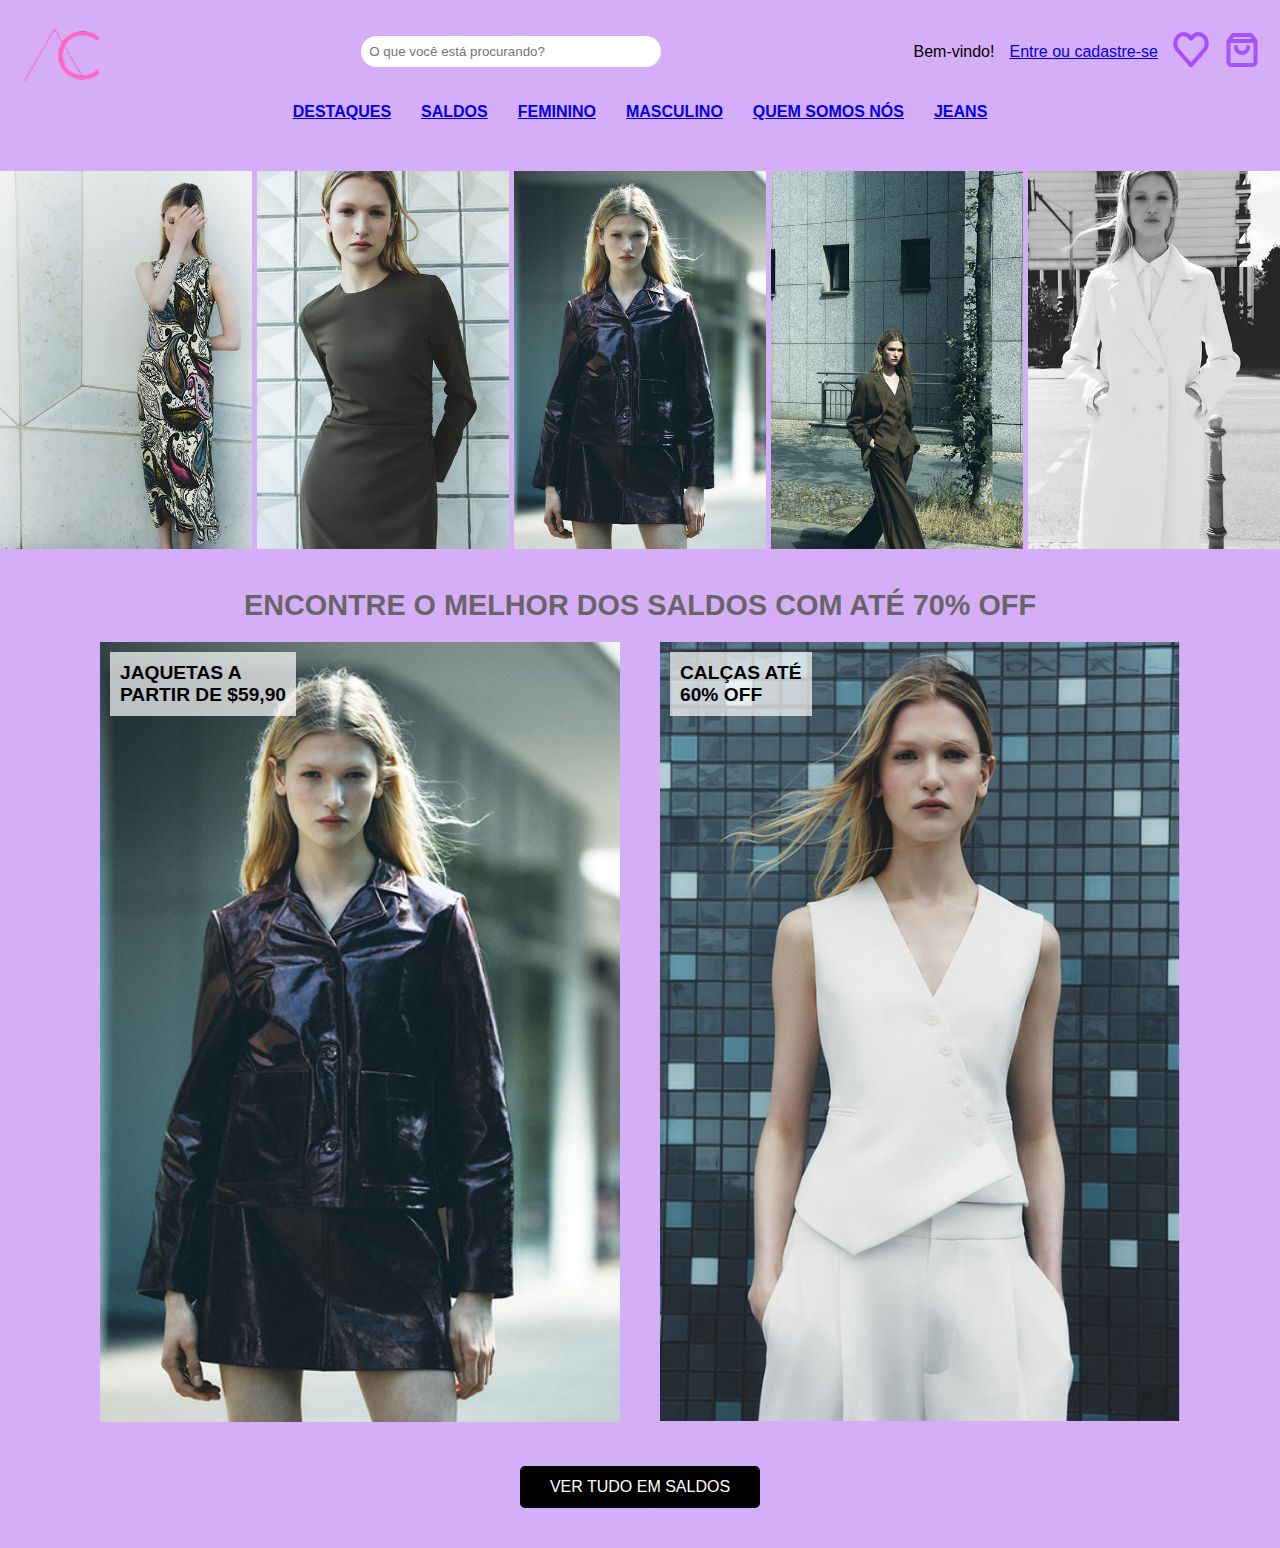
<file: index.html>
<!DOCTYPE html>
<html lang="pt-br">
<head>
    <meta charset="UTF-8">
    <meta name="viewport" content="width=device-width, initial-scale=1.0">
    <title>Moda Feminina - Saldo</title>
    <link rel="stylesheet" href="style.css">
</head>
<body>
    <header>
        <div class="top-bar">
            <img src="Sem_título-removebg-preview 1.png" alt="logo">
            <input type="text" placeholder="O que você está procurando?">
            <div class="user-links">
                <span>Bem-vindo!</span>
                <a href="#">Entre ou cadastre-se</a>
                <a href="#"><img src="Heart.png" alt=""></a>
                <a href="#"><img src="Shopping bag.png" alt=""></a>
            </div>
        </div>
        <nav>
            <a href="#">DESTAQUES</a>
            <a href="#">SALDOS</a>
            <a href="#">FEMININO</a>
            <a href="#">MASCULINO</a>
            <a href="#">QUEM SOMOS NÓS</a>
            <a href="#">JEANS</a>
        </nav>
    </header>

    <section class="banner-grid">
        <img src="03669015330-p 1.png" alt="Banner 1">
        <img src="04333242507-p 1.png" alt="Banner 2">
        <img src="05479950681-p 1.png" alt="Banner 3">
        <img src="03736912533-p 1.png" alt="Banner 4">
        <img src="03378806250-a2 1.png" alt="Banner 5">
    </section>

    <section class="promo-message">
        <h2>ENCONTRE O MELHOR DOS SALDOS COM ATÉ 70% OFF</h2>
    </section>

    <section class="promo-grid">
        <div class="promo-card">
            <img src="05479950681-p 1.png" alt="Jaquetas">
            <h3>JAQUETAS A <br> PARTIR DE $59,90</h3>
        </div>
        <div class="promo-card">
            <img src="03811047712-p 1.png" alt="Calças">
            <h3>CALÇAS ATÉ <br> 60% OFF</h3>
        </div>
    </section>

    <div class="cta-button">
        <button>VER TUDO EM SALDOS</button>
    </div>
</body>
</html>
</file>
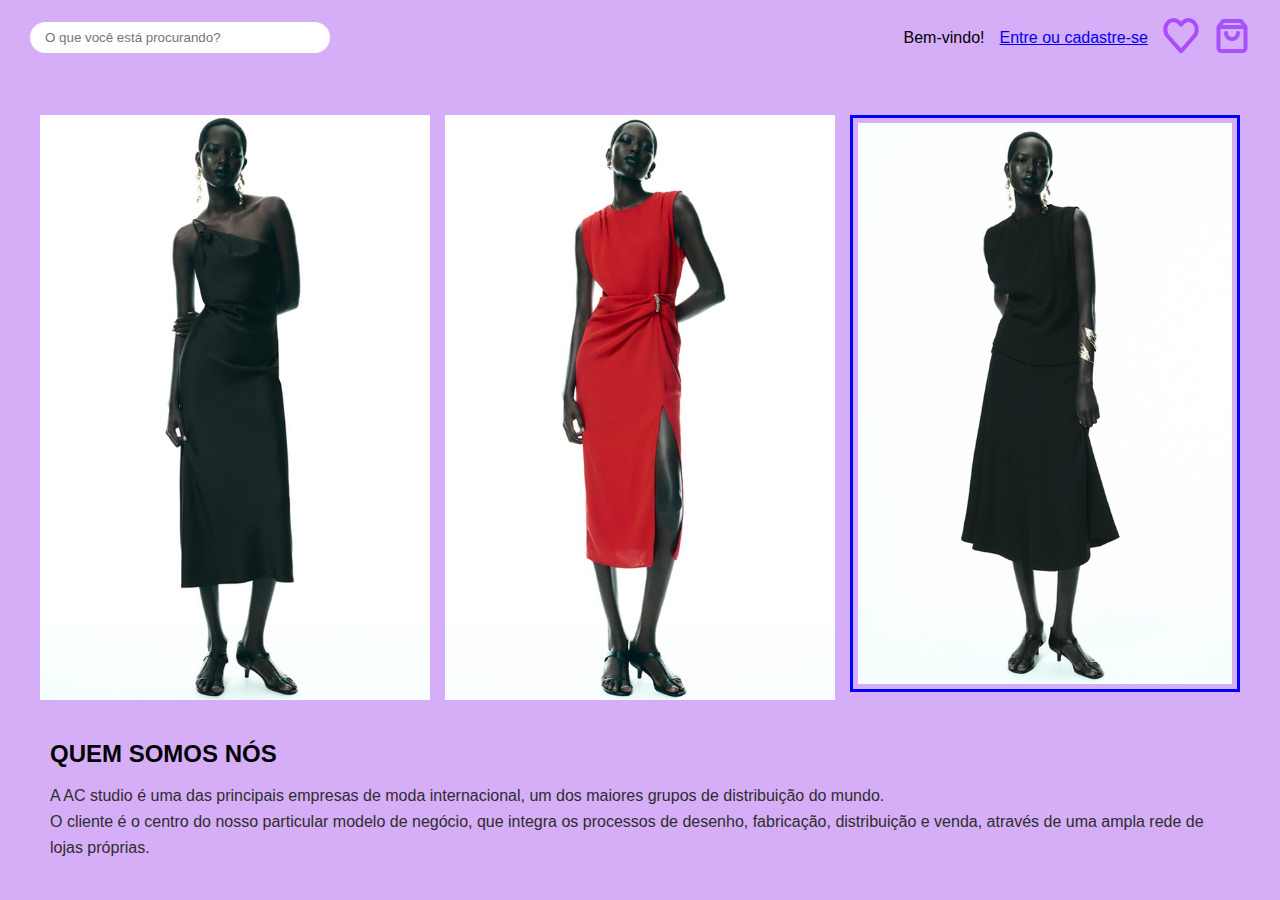
<file: index2.html>
<!DOCTYPE html>
<html lang="pt-br">
<head>
    <meta charset="UTF-8">
    <meta name="viewport" content="width=device-width, initial-scale=1.0">
    <title>Quem Somos Nós</title>
    <link rel="stylesheet" href="style2.css">
</head>
<body>

    <header class="top-bar">
        <input type="text" placeholder="O que você está procurando?">
        <div class="user-info">
            <span>Bem-vindo!</span>
            <a href="#">Entre ou cadastre-se</a>
                <a href="#"><img src="Heart.png" alt=""></a>
                <a href="#"><img src="Shopping bag.png" alt=""></a>
        </div>
    </header>

    <section class="quem-somos">
        <div class="image-grid">
            <img src="07746599800-p 1.png" alt="Modelo 1">
            <img src="03897100600-p 1.png" alt="Modelo 2">
            <div class="highlight-border">
                <img src="02237172800-p 1.png" alt="Modelo 3">
            </div>
        </div>

        <div class="description">
            <h2>QUEM SOMOS NÓS</h2>
            <p>
                A AC studio é uma das principais empresas de moda internacional, um dos maiores grupos de distribuição do mundo. <br>
                O cliente é o centro do nosso particular modelo de negócio, que integra os processos de desenho, fabricação, distribuição e venda, através de uma ampla rede de lojas próprias.
            </p>
        </div>
    </section>

</body>
</html>
</file>
<file: style.css>
* {
    margin: 0;
    padding: 0;
    box-sizing: border-box;
}

body {
    font-family: Arial, sans-serif;
    background-color: #d6aef7; 
    color: #000;
}

header {
    padding: 20px;
}

.top-bar {
    display: flex;
    justify-content: space-between;
    align-items: center;
}
.logo
{
    width: 5%;
    height: 5%;
}

.top-bar input {
    width: 300px;
    padding: 8px;
    border-radius: 20px;
    border: none;
}

.user-links {
    display: flex;
    gap: 15px;
    align-items: center;
}

nav {
    margin-top: 20px;
    display: flex;
    justify-content: center;
    gap: 30px;
    font-weight: bold;
}

.banner-grid {
    display: grid;
    grid-template-columns: repeat(5, 1fr);
    gap: 5px;
    margin: 30px 0;
}

.banner-grid img {
    width: 100%;
    height: auto;
    object-fit: cover;
}

.promo-message {
    text-align: center;
    font-size: 1.2em;
    margin: 40px 0 20px;
    color: #666;
}

.promo-grid {
    display: grid;
    grid-template-columns: 1fr 1fr;
    gap: 40px;
    padding: 0 100px;
}

.promo-card {
    position: relative;
    text-align: center;
}

.promo-card img {
    width: 100%;
    height: auto;
}

.promo-card h3 {
    position: absolute;
    top: 10px;
    left: 10px;
    color: black;
    background-color: rgba(255, 255, 255, 0.7);
    padding: 10px;
    font-size: 1.2em;
    font-weight: bold;
    text-align: left;
}

.cta-button {
    text-align: center;
    margin: 40px 0;
}

.cta-button button {
    background-color: #000;
    color: #fff;
    padding: 12px 30px;
    border: none;
    border-radius: 5px;
    font-size: 1em;
    cursor: pointer;
}

.cta-button button:hover {
    background-color: #444;
}
</file>
<file: style2.css>
* {
    margin: 0;
    padding: 0;
    box-sizing: border-box;
}

body {
    font-family: Arial, sans-serif;
    background-color: #d6aef7;
    color: #000;
}


.top-bar {
    display: flex;
    justify-content: space-between;
    align-items: center;
    padding: 15px 30px;
}

.top-bar input {
    width: 300px;
    padding: 8px 15px;
    border-radius: 20px;
    border: none;
}

.user-info {
    display: flex;
    align-items: center;
    gap: 15px;
}


.quem-somos {
    padding: 40px;
}

.image-grid {
    display: grid;
    grid-template-columns: repeat(3, 1fr);
    gap: 15px;
    justify-items: center;
    align-items: start;
    margin-bottom: 40px;
}

.image-grid img {
    max-width: 100%;
    height: auto;
    display: block;
}

.highlight-border {
    border: 3px solid #00f;
    padding: 5px;
}


.description {
    padding: 0 10px;
}

.description h2 {
    font-size: 24px;
    font-weight: bold;
    margin-bottom: 15px;
}

.description p {
    font-size: 16px;
    line-height: 1.6;
    color: #2d2d2d;
}
</file>
